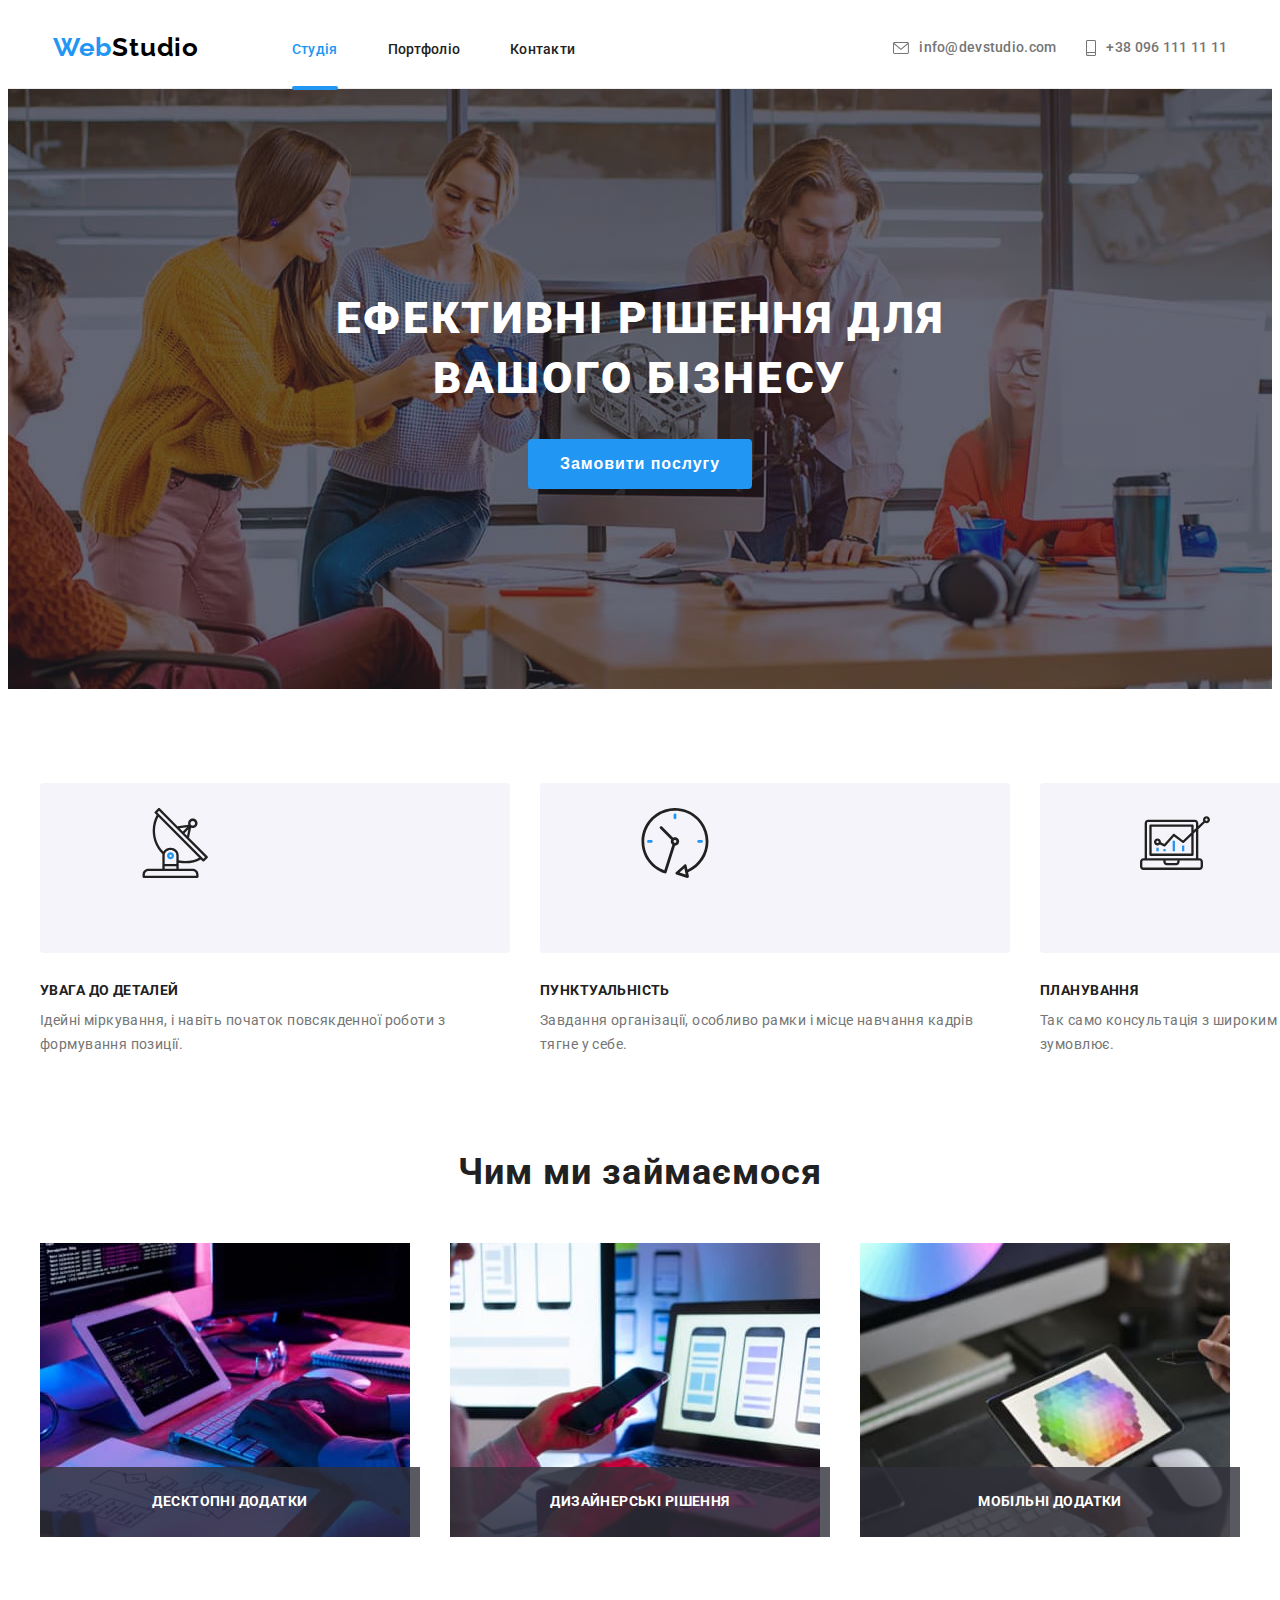
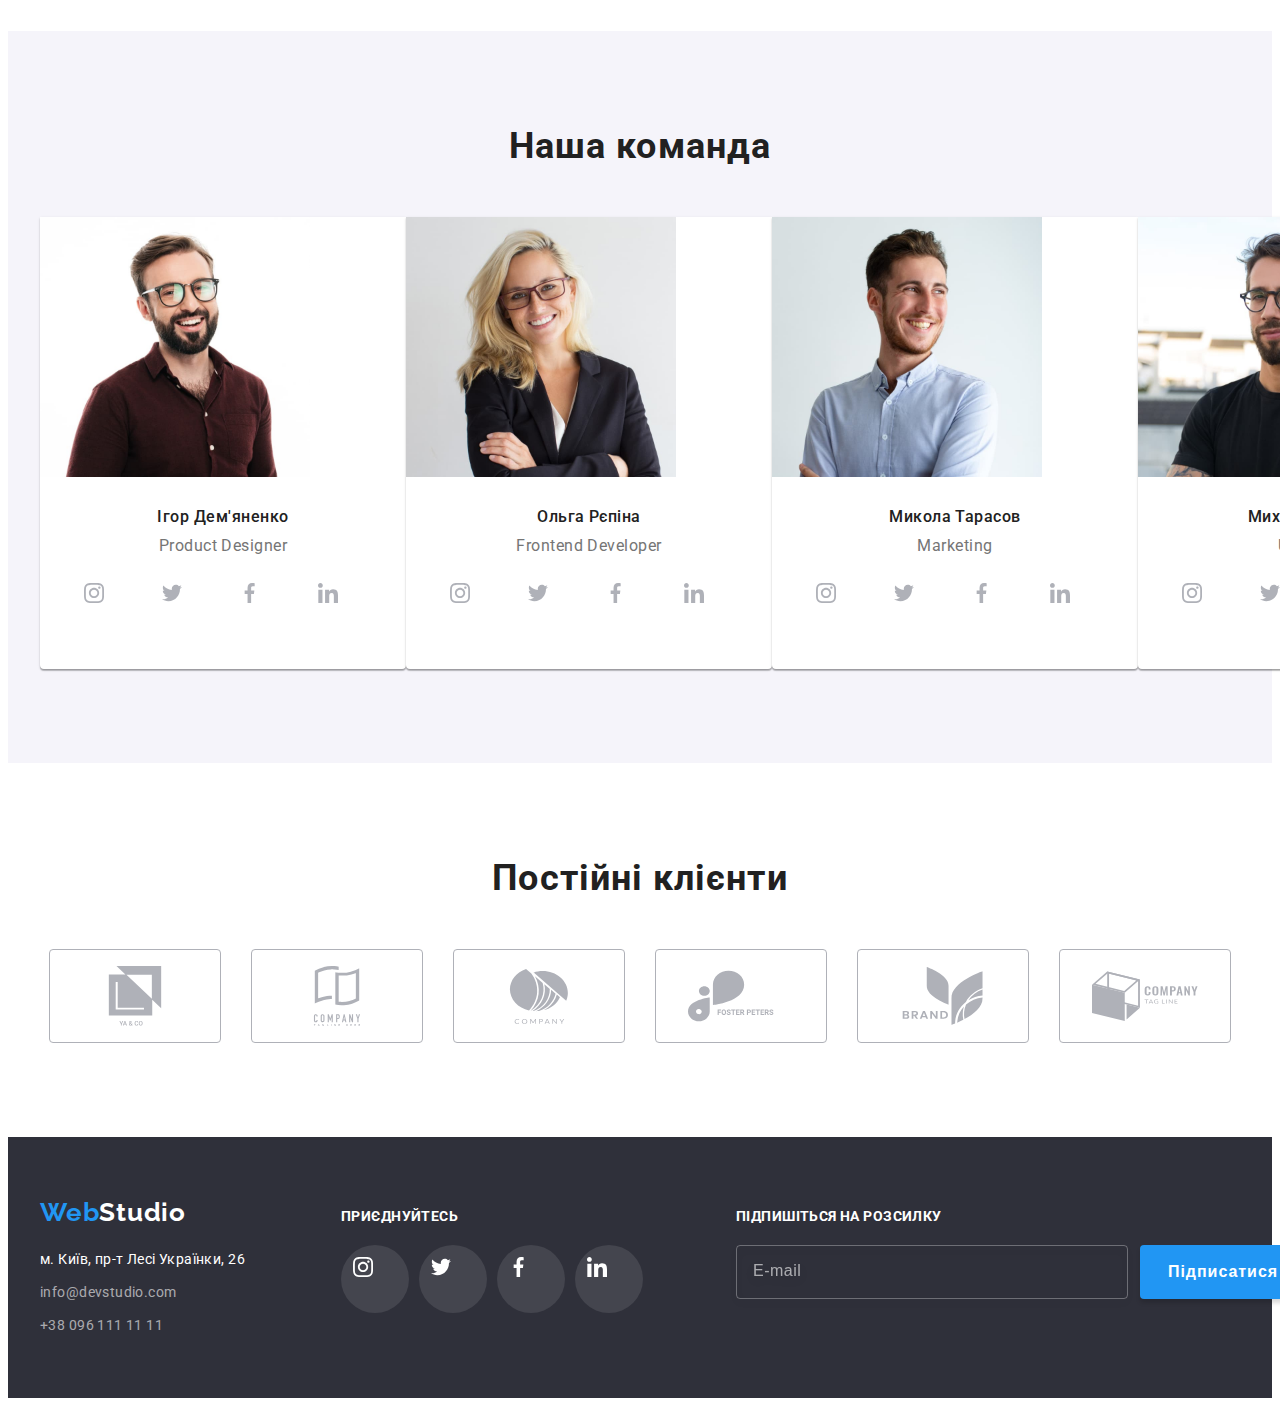
<file: index.html>
<!DOCTYPE html>
<html lang="uk">
  <head>
    <meta charset="UTF-8" />
    <meta http-equiv="X-UA-Compatible" content="IE=edge" />
    <meta name="viewport" content="width=device-width, initial-scale=1.0" />
    <title>WebStudio</title>
    <link rel="preconnect" href="https://fonts.googleapis.com" />
    <link rel="preconnect" href="https://fonts.gstatic.com" crossorigin />
    <link
      href="https://fonts.googleapis.com/css2?family=Raleway:wght@700&family=Roboto:wght@400;500;700;900&display=swap"
      rel="stylesheet"
    />
    <link
      rel="stylesheet"
      href="https://cdnjs.cloudflare.com/ajax/libs/modern-normalize/1.1.0/modern-normalize.min.css"
      integrity="sha512-wpPYUAdjBVSE4KJnH1VR1HeZfpl1ub8YT/NKx4PuQ5NmX2tKuGu6U/JRp5y+Y8XG2tV+wKQpNHVUX03MfMFn9Q=="
      crossorigin="anonymous"
      referrerpolicy="no-referrer"
    />
    <link rel="stylesheet" href="./css/main.min.css" />
  </head>
  <body>
    <!--Header-->
    <header class="header">
      <div class="container header--navigation">
        <nav class="navigation">
          <a class="logo logo--navigation" href="index.html" lang="en"
            ><span class="logo--blue">Web</span>Studio</a
          >
          <ul class="page-menu">
            <li class="page-menu__item">
              <a class="page-menu__link link accent" href=""> Студія </a>
            </li>
            <li class="page-menu__item">
              <a class="page-menu__link link" href="./portfolio.html"
                >Портфоліо</a
              >
            </li>
            <li class="page-menu__item">
              <a class="page-menu__link link" href="">Контакти</a>
            </li>
          </ul>
        </nav>
        <ul class="connect-menu">
          <li class="connect-menu__item">
            <a
              class="connect-menu__link link mail"
              href="mailto:info@devstudio.com"
              ><svg class="connect-menu__icon" width="16" height="12">
                <use href="./img/icons.svg#icon-envelope"></use>
              </svg>

              info@devstudio.com</a
            >
          </li>
          <li class="connect-menu__item">
            <a class="connect-menu__link link" href="tel:+380961111111"
              ><svg class="connect-menu__icon" width="10" height="16">
                <use href="./img/icons.svg#icon-smartphone"></use>
              </svg>
              +38 096 111 11 11
            </a>
          </li>
        </ul>
      </div>
    </header>
    <!--Hero-->
    <main>
      <section class="hero">
        <div class="container">
          <h1 class="hero__title">Ефективні рішення для вашого бізнесу</h1>
          <button class="hero__button btn" data-modal-open type="button">
            Замовити послугу
          </button>
        </div>
      </section>
      <!--Feature-->
      <section class="feature">
        <div class="container feature-container">
          <h2 class="visually-hidden">Особливості</h2>
          <ul class="feature-list">
            <li class="feature-list__item">
              <div class="feature-list__icon">
                <svg width="70" height="70">
                  <use href="./img/icons.svg#icon-antenna"></use>
                </svg>
              </div>
              <h3 class="feature-list__title">Увага до деталей</h3>
              <p class="feature-list__text">
                Ідейні міркування, і навіть початок повсякденної роботи з
                формування позиції.
              </p>
            </li>
            <li class="feature-list__item">
              <div class="feature-list__icon">
                <svg width="70" height="70">
                  <use href="./img/icons.svg#icon-clock"></use>
                </svg>
              </div>
              <h3 class="feature-list__title">Пунктуальність</h3>
              <p class="feature-list__text">
                Завдання організації, особливо рамки і місце навчання кадрів
                тягне у себе.
              </p>
            </li>
            <li class="feature-list__item">
              <div class="feature-list__icon">
                <svg width="70" height="70">
                  <use href="./img/icons.svg#icon-diagram"></use>
                </svg>
              </div>
              <h3 class="feature-list__title">Планування</h3>
              <p class="feature-list__text">
                Так само консультація з широким активом значною мірою зумовлює.
              </p>
            </li>
            <li class="feature-list__item">
              <div class="feature-list__icon">
                <svg width="70" height="70">
                  <use href="./img/icons.svg#icon-astronaut"></use>
                </svg>
              </div>
              <h3 class="feature-list__title">Сучасні технології</h3>
              <p class="feature-list__text">
                Значимість цих проблем настільки очевидна, що реалізація
                планових завдань.
              </p>
            </li>
          </ul>
        </div>
      </section>
      <!--Projects-->
      <section class="projects">
        <div class="container">
          <h2 class="projects__title title">Чим ми займаємося</h2>
          <ul class="projects-list">
            <li class="projects-list__item">
              <img src="./img/notebook.jpg" alt="Ноутбук" width="370" />
              <p class="projects-list__text">Десктопні додатки</p>
            </li>
            <li class="projects-list__item">
              <img
                src="./img/mobilephone.jpg"
                alt="Мобільний телефон"
                width="370"
              />
              <p class="projects-list__text">Дизайнерські рішення</p>
            </li>
            <li class="projects-list__item">
              <img src="./img/tablet.jpg" alt="Планшет" width="370" />
              <p class="projects-list__text">Мобільні додатки</p>
            </li>
          </ul>
        </div>
      </section>
      <!--Team-->
      <section class="team">
        <div class="container">
          <h2 class="team__title title">Наша команда</h2>
          <ul class="team-list">
            <li class="team-list__item">
              <img src="./img/igor.jpg" alt="Ігор Дем'яненко" width="270" />
              <h3 class="team-list__member">Ігор Дем'яненко</h3>
              <p class="team-list__text" lang="en">Product Designer</p>
              <ul class="soc-list">
                <li class="soc-list__item">
                  <a href="" class="soc-list__link">
                    <svg class="soc-list__icon" width="20" height="20">
                      <use href="./img/icons.svg#icon-instagram"></use>
                    </svg>
                  </a>
                </li>
                <li class="soc-list__item">
                  <a href="" class="soc-list__link">
                    <svg class="soc-list__icon" width="20" height="20">
                      <use href="./img/icons.svg#icon-twitter"></use>
                    </svg>
                  </a>
                </li>
                <li class="soc-list__item">
                  <a href="" class="soc-list__link">
                    <svg class="soc-list__icon" width="20" height="20">
                      <use href="./img/icons.svg#icon-facebook"></use>
                    </svg>
                  </a>
                </li>
                <li class="soc-list__item">
                  <a href="" class="soc-list__link">
                    <svg class="soc-list__icon" width="20" height="20">
                      <use href="./img/icons.svg#icon-linkedin"></use>
                    </svg>
                  </a>
                </li>
              </ul>
            </li>
            <li class="team-list__item">
              <img src="./img/olga.jpg" alt="Ольга Рєпіна" width="270" />
              <h3 class="team-list__member">Ольга Рєпіна</h3>
              <p class="team-list__text" lang="en">Frontend Developer</p>
              <ul class="soc-list">
                <li class="soc-list__item">
                  <a href="" class="soc-list__link">
                    <svg class="soc-list__icon" width="20" height="20">
                      <use href="./img/icons.svg#icon-instagram"></use>
                    </svg>
                  </a>
                </li>
                <li class="soc-list__item">
                  <a href="" class="soc-list__link">
                    <svg class="soc-list__icon" width="20" height="20">
                      <use href="./img/icons.svg#icon-twitter"></use>
                    </svg>
                  </a>
                </li>
                <li class="soc-list__item">
                  <a href="" class="soc-list__link">
                    <svg class="soc-list__icon" width="20" height="20">
                      <use href="./img/icons.svg#icon-facebook"></use>
                    </svg>
                  </a>
                </li>
                <li class="soc-list__item">
                  <a href="" class="soc-list__link">
                    <svg class="soc-list__icon" width="20" height="20">
                      <use href="./img/icons.svg#icon-linkedin"></use>
                    </svg>
                  </a>
                </li>
              </ul>
            </li>
            <li class="team-list__item">
              <img src="./img/mukola.jpg" alt="Микола Тарасов" width="270" />
              <h3 class="team-list__member">Микола Тарасов</h3>
              <p class="team-list__text" lang="en">Marketing</p>
              <ul class="soc-list">
                <li class="soc-list__item">
                  <a href="" class="soc-list__link">
                    <svg class="soc-list__icon" width="20" height="20">
                      <use href="./img/icons.svg#icon-instagram"></use>
                    </svg>
                  </a>
                </li>
                <li class="soc-list__item">
                  <a href="" class="soc-list__link">
                    <svg class="soc-list__icon" width="20" height="20">
                      <use href="./img/icons.svg#icon-twitter"></use>
                    </svg>
                  </a>
                </li>
                <li class="soc-list__item">
                  <a href="" class="soc-list__link">
                    <svg class="soc-list__icon" width="20" height="20">
                      <use href="./img/icons.svg#icon-facebook"></use>
                    </svg>
                  </a>
                </li>
                <li class="soc-list__item">
                  <a href="" class="soc-list__link">
                    <svg class="soc-list__icon" width="20" height="20">
                      <use href="./img/icons.svg#icon-linkedin"></use>
                    </svg>
                  </a>
                </li>
              </ul>
            </li>
            <li class="team-list__item">
              <img src="./img/muhailo.jpg" alt="Михайло Єрмаков" width="270" />
              <h3 class="team-list__member">Михайло Єрмаков</h3>
              <p class="team-list__text" lang="en">UI Designer</p>
              <ul class="soc-list">
                <li class="soc-list__item">
                  <a href="" class="soc-list__link">
                    <svg class="soc-list__icon" width="20" height="20">
                      <use href="./img/icons.svg#icon-instagram"></use>
                    </svg>
                  </a>
                </li>
                <li class="soc-list__item">
                  <a href="" class="soc-list__link">
                    <svg class="soc-list__icon" width="20" height="20">
                      <use href="./img/icons.svg#icon-twitter"></use>
                    </svg>
                  </a>
                </li>
                <li class="soc-list__item">
                  <a href="" class="soc-list__link">
                    <svg class="soc-list__icon" width="20" height="20">
                      <use href="./img/icons.svg#icon-facebook"></use>
                    </svg>
                  </a>
                </li>
                <li class="soc-list__item">
                  <a href="" class="soc-list__link">
                    <svg class="soc-list__icon" width="20" height="20">
                      <use href="./img/icons.svg#icon-linkedin"></use>
                    </svg>
                  </a>
                </li>
              </ul>
            </li>
          </ul>
        </div>
      </section>
      <!-- Clients -->
      <section class="client">
        <div class="container">
          <h2 class="client__title title">Постійні клієнти</h2>
          <ul class="client-list">
            <li class="client-list__item">
              <a href="" class="client-list__link">
                <svg class="client-list__icon" width="106" height="60">
                  <use href="./img/icons.svg#icon-group-6"></use>
                </svg>
              </a>
            </li>
            <li class="client-list__item">
              <a href="" class="client-list__link">
                <svg class="client-list__icon" width="106" height="60">
                  <use href="./img/icons.svg#icon-group-1"></use>
                </svg>
              </a>
            </li>
            <li class="client-list__item">
              <a href="" class="client-list__link">
                <svg class="client-list__icon" width="106" height="60">
                  <use href="./img/icons.svg#icon-group-2"></use>
                </svg>
              </a>
            </li>
            <li class="client-list__item">
              <a href="" class="client-list__link">
                <svg class="client-list__icon" width="106" height="60">
                  <use href="./img/icons.svg#icon-group-4"></use>
                </svg>
              </a>
            </li>
            <li class="client-list__item">
              <a href="" class="client-list__link">
                <svg class="client-list__icon" width="106" height="60">
                  <use href="./img/icons.svg#icon-group-3"></use>
                </svg>
              </a>
            </li>
            <li class="client-list__item">
              <a href="" class="client-list__link">
                <svg class="client-list__icon" width="106" height="60">
                  <use href="./img/icons.svg#icon-group-5"></use>
                </svg>
              </a>
            </li>
          </ul>
        </div>
      </section>
    </main>
    <!--Footer-->
    <footer class="footer">
      <div class="container footer-container">
        <div class="address">
          <a class="logo logo--footer" href="./index.html" lang="en"
            ><span class="logo--blue">Web</span>Studio</a
          >
          <address class="footer-address">
            <a
              class="footer-link map"
              href="https://goo.gl/maps/HF2iq81nu9bGhw1s8"
              target="_blank"
              >м. Київ, пр-т Лесі Українки, 26</a
            >
            <a class="footer-link clarity mail" href="mailto:info@devstudio.com"
              >info@devstudio.com</a
            >

            <a class="footer-link clarity" href="tel:+380961111111"
              >+38 096 111 11 11</a
            >
          </address>
        </div>

        <div class="join">
          <p class="join-title">приєднуйтесь</p>
          <ul class="join-list">
            <li class="join-link">
              <a href="#" class="join-item">
                <svg class="join-icon" width="20" height="20">
                  <use href="./img/icons.svg#icon-instagram"></use>
                </svg>
              </a>
            </li>
            <li class="join-link">
              <a href="" class="join-item">
                <svg class="join-icon" width="20" height="20">
                  <use href="./img/icons.svg#icon-twitter"></use>
                </svg>
              </a>
            </li>
            <li class="join-link">
              <a href="" class="join-item">
                <svg class="join-icon" width="20" height="20">
                  <use href="./img/icons.svg#icon-facebook"></use>
                </svg>
              </a>
            </li>
            <li class="join-link">
              <a href="" class="join-item">
                <svg class="join-icon" width="20" height="20">
                  <use href="./img/icons.svg#icon-linkedin"></use>
                </svg>
              </a>
            </li>
          </ul>
        </div>
        <div class="subscribe">
          <p class="subscribe-text">Підпишіться на розсилку</p>
          <form name="subscribe" class="subscribe-form">
            <label class="subscribe-label">
              <input
                type="email"
                id="subscribe-email"
                name="subscribe-email"
                class="subscribe-input"
                placeholder="E-mail"
              />
            </label>

            <button type="submit" class="subscribe-button btn">
              Підписатися
              <svg class="subscribe-svg" width="24" height="24">
                <use
                  href="./img/icons.svg#icon-send"
                  class="subscribe-icon"
                ></use>
              </svg>
            </button>
          </form>
        </div>
      </div>
    </footer>
    <div data-modal class="backdrop is-hidden">
      <div class="modal">
        <button type="button" data-modal-close class="modal-btn">
          <svg width="18" height="18" class="button-svg">
            <use href="./img/icons.svg#icon-close-black"></use>
          </svg>
        </button>

        <form name="signup_form" class="modal-form">
          <p class="modal-text">Залиште свої дані, ми вам передзвонимо</p>

          <div class="form-field">
            <label for="user_name" class="form-label">Ім'я</label>
            <div class="form-input-icon">
              <input
                class="form-input"
                type="text"
                name="user-name"
                id="user_name"
              />
              <svg class="icon-form" width="18" height="18">
                <use href="./img/icons.svg#icon-person-black"></use>
              </svg>
            </div>
          </div>

          <div class="form-field">
            <label for="user_tel" class="form-label">Телефон</label>
            <div class="form-input-icon">
              <input
                class="form-input"
                type="tel"
                name="user-tel"
                id="user_tel"
              />
              <svg class="icon-form" width="18" height="18">
                <use href="./img/icons.svg#icon-phone-black"></use>
              </svg>
            </div>
          </div>

          <div class="form-field">
            <label for="user_email" class="form-label">Пошта</label>
            <div class="form-input-icon">
              <input
                class="form-input"
                type="email"
                name="user-email"
                id="user_email"
              />
              <svg class="icon-form" width="18" height="18">
                <use href="./img/icons.svg#icon-email-black"></use>
              </svg>
            </div>
          </div>

          <div class="form-field textarea-field">
            <label for="comment" class="form-label">Коментар</label>
            <textarea
              class="form-textarea form-input"
              name="comment"
              id="comment"
              rows="10"
              cols="20"
              placeholder="Введіть текст"
            ></textarea>
          </div>

          <div class="privacy">
            <input
              type="checkbox"
              name="consent"
              value="true"
              id="privacy"
              class="privacy-input visually-hidden"
            />
            <label class="privacy-label" for="privacy">
              <span class="check">
                <svg class="check-icon" width="11" height="8">
                  <use href="./img/icons.svg#icon-check"></use></svg
              ></span>
              Погоджуюся з розсилкою та приймаю
              <a href="#" class="privacy-link">Умови договору</a>
            </label>
          </div>
          <button class="form-button" type="submit">Відправити</button>
        </form>
      </div>
    </div>
    <script src="./js/modal.js"></script>
  </body>
</html>
</file>
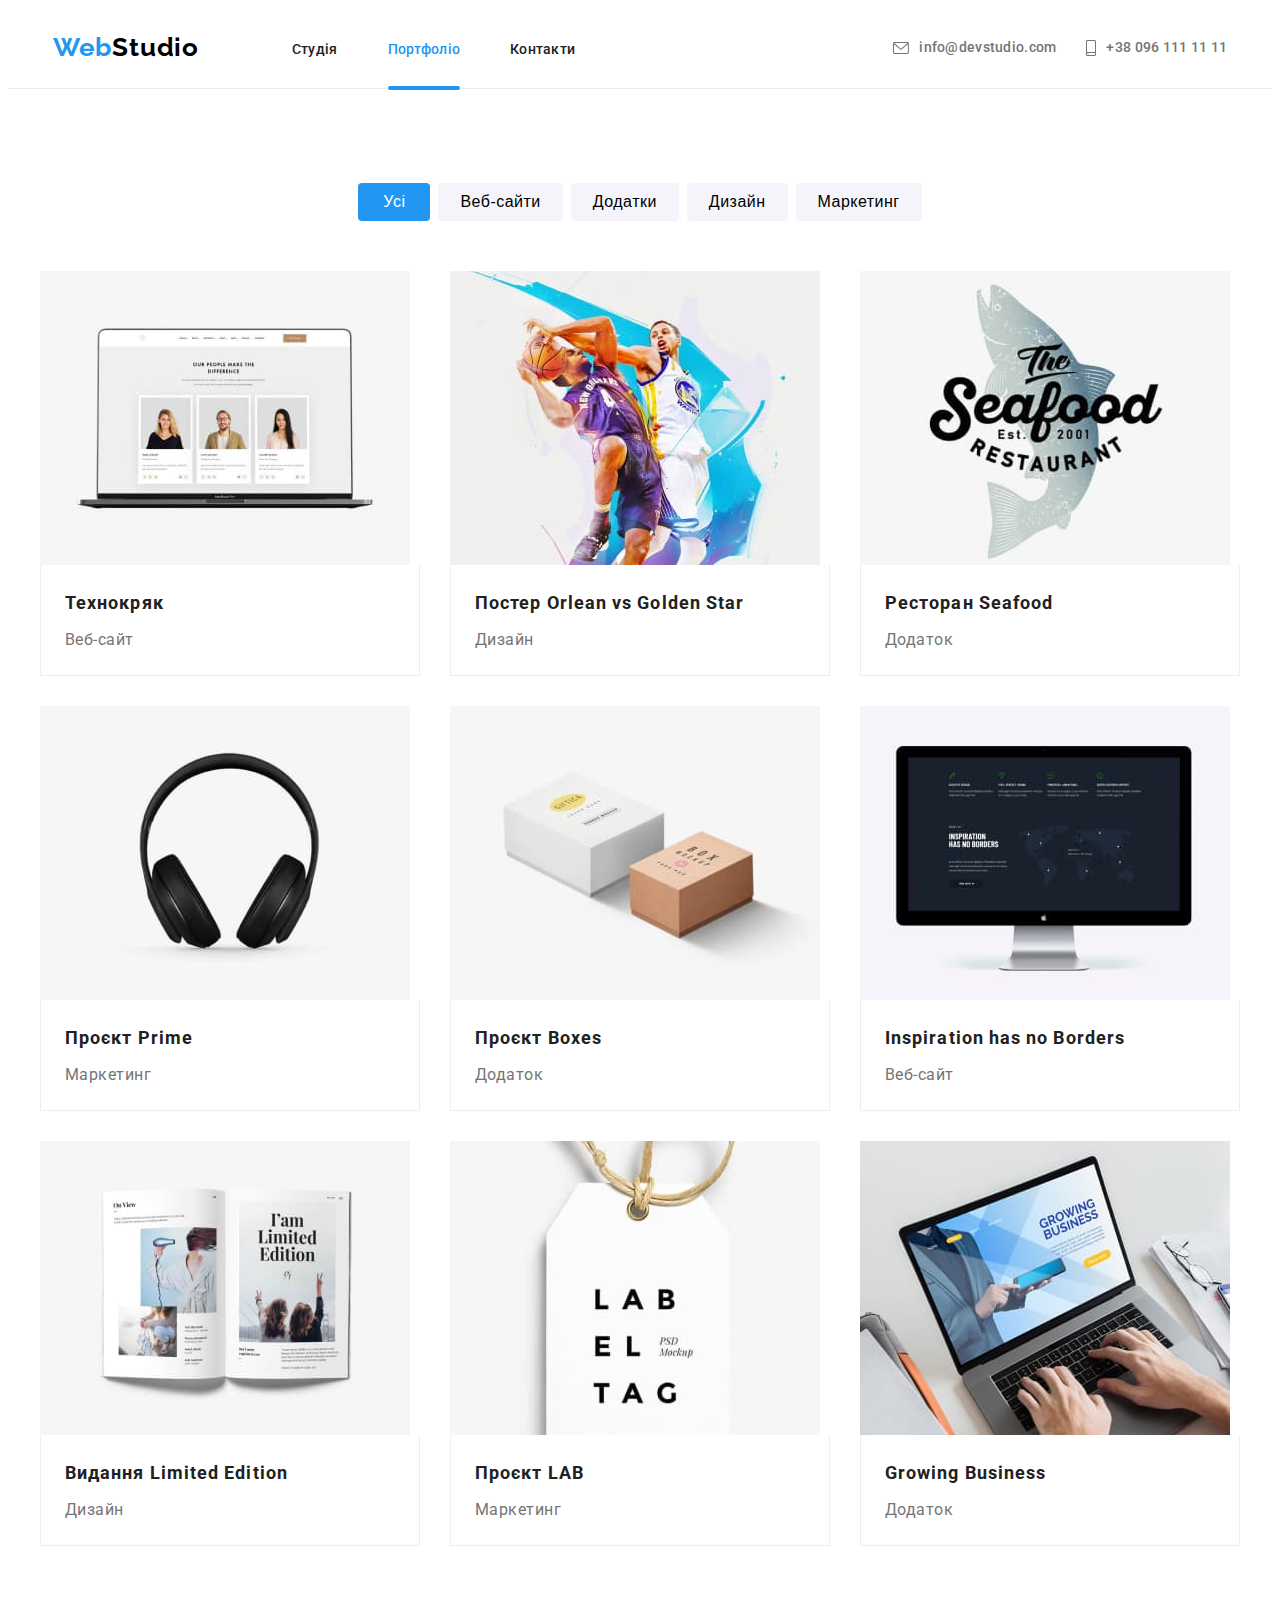
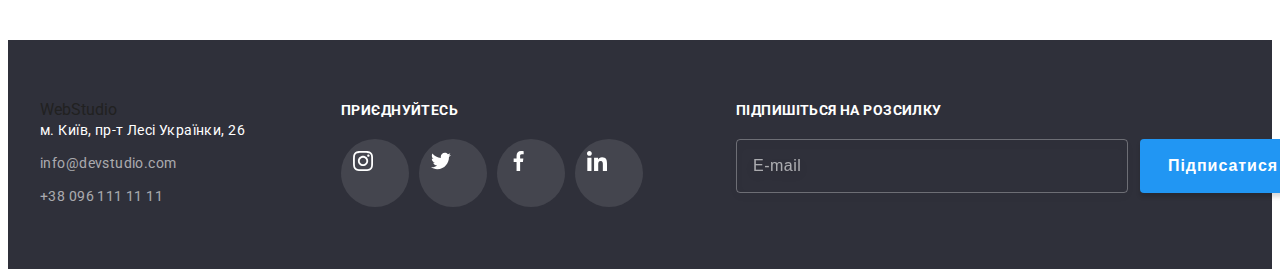
<file: portfolio.html>
<!DOCTYPE html>
<html lang="uk">
  <head>
    <meta charset="UTF-8" />
    <meta http-equiv="X-UA-Compatible" content="IE=edge" />
    <meta name="viewport" content="width=device-width, initial-scale=1.0" />
    <title>Portfolio</title>
    <link rel="preconnect" href="https://fonts.googleapis.com" />
    <link rel="preconnect" href="https://fonts.gstatic.com" crossorigin />
    <link
      href="https://fonts.googleapis.com/css2?family=Raleway:wght@700&family=Roboto:wght@400;500;700;900&display=swap"
      rel="stylesheet"
    />
    <link
      rel="stylesheet"
      href="https://cdnjs.cloudflare.com/ajax/libs/modern-normalize/1.1.0/modern-normalize.min.css"
      integrity="sha512-wpPYUAdjBVSE4KJnH1VR1HeZfpl1ub8YT/NKx4PuQ5NmX2tKuGu6U/JRp5y+Y8XG2tV+wKQpNHVUX03MfMFn9Q=="
      crossorigin="anonymous"
      referrerpolicy="no-referrer"
    />
    <link rel="stylesheet" href="./css/main.min.css" />
  </head>
  <body>
    <!--Header-->
    <header class="header">
      <div class="container header--navigation">
        <nav class="navigation">
          <a class="logo logo--navigation" href="index.html"
            ><span class="logo--blue">Web</span>Studio</a
          >
          <ul class="page-menu">
            <li class="page-menu__item">
              <a class="page-menu__link link" href="./index.html">Студія</a>
            </li>
            <li class="page-menu__item">
              <a class="page-menu__link link accent" href="./portfolio.html"
                >Портфоліо</a
              >
            </li>
            <li class="page-menu__item">
              <a class="page-menu__link link" href="">Контакти</a>
            </li>
          </ul>
        </nav>
        <ul class="connect-menu">
          <li class="connect-menu__item">
            <a
              class="connect-menu__link link mail"
              href="mailto:info@devstudio.com"
              ><svg class="connect-menu__icon" width="16" height="12">
                <use href="./img/icons.svg#icon-envelope"></use>
              </svg>

              info@devstudio.com</a
            >
          </li>
          <li class="connect-menu__item">
            <a class="connect-menu__link link" href="tel:+380961111111"
              ><svg class="connect-menu__icon" width="10" height="16">
                <use href="./img/icons.svg#icon-smartphone"></use>
              </svg>
              +38 096 111 11 11</a
            >
          </li>
        </ul>
      </div>
    </header>
    <!--Alinement-->
    <main>
      <section class="portfolio">
        <div class="container button">
          <h1 class="visually-hidden">Портфоліо</h1>
          <ul class="button-list">
            <li class="btn-item">
              <button class="portfolio-btn fbtn" type="button">Усі</button>
            </li>
            <li class="btn-item">
              <button class="portfolio-btn" type="button">Веб-сайти</button>
            </li>
            <li class="btn-item">
              <button class="portfolio-btn" type="button">Додатки</button>
            </li>
            <li class="btn-item">
              <button class="portfolio-btn" type="button">Дизайн</button>
            </li>
            <li class="btn-item">
              <button class="portfolio-btn" type="button">Маркетинг</button>
            </li>
          </ul>
        </div>
        <div class="container">
          <ul class="portfolio-list">
            <li class="portfolio-item">
              <a class="portfolio-link" href="">
                <div class="overlay">
                  <img
                    src="./img/tehno.jpg"
                    alt="макет веб-сайта"
                    width="370"
                  />
                  <p class="overlay-text">
                    Ресурс пропонує комплексні пропозиції з різним рівнем
                    функціоналу та сервісів. Все це дозволить відвідувачу
                    отримати вичерпні відомості про компанію чи приватну особу.
                  </p>
                </div>
                <div class="link-text">
                  <h2 class="portfolio-title">Технокряк</h2>
                  <p class="portfolio-text">Веб-сайт</p>
                </div>
              </a>
            </li>

            <li class="portfolio-item">
              <a class="portfolio-link" href="">
                <div class="overlay">
                  <img
                    src="./img/poster.jpg"
                    alt="два баскетболісти"
                    width="370"
                  />
                  <p class="overlay-text">
                    Ресурс пропонує комплексні пропозиції з різним рівнем
                    функціоналу та сервісів. Все це дозволить відвідувачу
                    отримати вичерпні відомості про компанію чи приватну особу.
                  </p>
                </div>
                <div class="link-text">
                  <h2 class="portfolio-title">Постер Orlean vs Golden Star</h2>
                  <p class="portfolio-text">Дизайн</p>
                </div>
              </a>
            </li>
            <li class="portfolio-item">
              <a class="portfolio-link" href="">
                <div class="overlay">
                  <img
                    src="./img/seafood.jpg"
                    alt="логотип ресторана"
                    width="370"
                  />
                  <p class="overlay-text">
                    Ресурс пропонує комплексні пропозиції з різним рівнем
                    функціоналу та сервісів. Все це дозволить відвідувачу
                    отримати вичерпні відомості про компанію чи приватну особу.
                  </p>
                </div>
                <div class="link-text">
                  <h2 class="portfolio-title">Ресторан Seafood</h2>
                  <p class="portfolio-text">Додаток</p>
                </div>
              </a>
            </li>
            <li class="portfolio-item">
              <a class="portfolio-link" href="">
                <div class="overlay">
                  <img
                    src="./img/project-prime.jpg"
                    alt="навушники"
                    width="370"
                  />
                  <p class="overlay-text">
                    Ресурс пропонує комплексні пропозиції з різним рівнем
                    функціоналу та сервісів. Все це дозволить відвідувачу
                    отримати вичерпні відомості про компанію чи приватну особу.
                  </p>
                </div>
                <div class="link-text">
                  <h2 class="portfolio-title">Проєкт Prime</h2>
                  <p class="portfolio-text">Маркетинг</p>
                </div>
              </a>
            </li>
            <li class="portfolio-item">
              <a class="portfolio-link" href="">
                <div class="overlay">
                  <img
                    src="./img/project-boxes.jpg"
                    alt="велика і маленька коробка"
                    width="370"
                  />
                  <p class="overlay-text">
                    Ресурс пропонує комплексні пропозиції з різним рівнем
                    функціоналу та сервісів. Все це дозволить відвідувачу
                    отримати вичерпні відомості про компанію чи приватну особу.
                  </p>
                </div>
                <div class="link-text">
                  <h2 class="portfolio-title">Проєкт Boxes</h2>
                  <p class="portfolio-text">Додаток</p>
                </div>
              </a>
            </li>
            <li class="portfolio-item">
              <a class="portfolio-link" href="">
                <div class="overlay">
                  <img
                    src="./img/inspiration.jpg"
                    alt="макет веб-сайта"
                    width="370"
                  />
                  <p class="overlay-text">
                    Ресурс пропонує комплексні пропозиції з різним рівнем
                    функціоналу та сервісів. Все це дозволить відвідувачу
                    отримати вичерпні відомості про компанію чи приватну особу.
                  </p>
                </div>
                <div class="link-text">
                  <h2 class="portfolio-title">Inspiration has no Borders</h2>
                  <p class="portfolio-text">Веб-сайт</p>
                </div>
              </a>
            </li>
            <li class="portfolio-item">
              <a class="portfolio-link" href="">
                <div class="overlay">
                  <img
                    src="./img/limited-edition.jpg"
                    alt="розгорнутий журнал"
                    width="370"
                  />
                  <p class="overlay-text">
                    Ресурс пропонує комплексні пропозиції з різним рівнем
                    функціоналу та сервісів. Все це дозволить відвідувачу
                    отримати вичерпні відомості про компанію чи приватну особу.
                  </p>
                </div>
                <div class="link-text">
                  <h2 class="portfolio-title">Видання Limited Edition</h2>
                  <p class="portfolio-text">Дизайн</p>
                </div>
              </a>
            </li>
            <li class="portfolio-item">
              <a class="portfolio-link" href="">
                <div class="overlay">
                  <img src="./img/project-lab.jpg" alt="бирка" width="370" />
                  <p class="overlay-text">
                    Ресурс пропонує комплексні пропозиції з різним рівнем
                    функціоналу та сервісів. Все це дозволить відвідувачу
                    отримати вичерпні відомості про компанію чи приватну особу.
                  </p>
                </div>
                <div class="link-text">
                  <h2 class="portfolio-title">Проєкт LAB</h2>
                  <p class="portfolio-text">Маркетинг</p>
                </div>
              </a>
            </li>
            <li class="portfolio-item">
              <a class="portfolio-link" href="">
                <div class="overlay">
                  <img
                    src="./img/growing-business.jpg"
                    alt="Ноутбук"
                    width="370"
                  />
                  <p class="overlay-text">
                    Ресурс пропонує комплексні пропозиції з різним рівнем
                    функціоналу та сервісів. Все це дозволить відвідувачу
                    отримати вичерпні відомості про компанію чи приватну особу.
                  </p>
                </div>
                <div class="link-text">
                  <h2 class="portfolio-title">Growing Business</h2>
                  <p class="portfolio-text">Додаток</p>
                </div>
              </a>
            </li>
          </ul>
        </div>
      </section>
    </main>
    <!--Footer-->
    <footer class="footer">
      <div class="container footer-container">
        <div class="address">
          <a class="footer-logo" href="./index.html" lang="en"
            ><span class="">Web</span>Studio</a
          >
          <address class="footer-address">
            <a
              class="footer-link map"
              href="https://goo.gl/maps/HF2iq81nu9bGhw1s8"
              target="_blank"
              >м. Київ, пр-т Лесі Українки, 26</a
            >
            <a class="footer-link clarity mail" href="mailto:info@devstudio.com"
              >info@devstudio.com</a
            >
            <a class="footer-link clarity" href="tel:+380961111111"
              >+38 096 111 11 11</a
            >
          </address>
        </div>

        <div class="join">
          <h2 class="join-title">приєднуйтесь</h2>
          <ul class="join-list">
            <li class="join-link">
              <a href="#" class="join-item">
                <svg class="join-icon" width="20" height="20">
                  <use href="./img/icons.svg#icon-instagram"></use>
                </svg>
              </a>
            </li>
            <li class="join-link">
              <a href="" class="join-item">
                <svg class="join-icon" width="20" height="20">
                  <use href="./img/icons.svg#icon-twitter"></use>
                </svg>
              </a>
            </li>
            <li class="join-link">
              <a href="" class="join-item">
                <svg class="join-icon" width="20" height="20">
                  <use href="./img/icons.svg#icon-facebook"></use>
                </svg>
              </a>
            </li>
            <li class="join-link">
              <a href="" class="join-item">
                <svg class="join-icon" width="20" height="20">
                  <use href="./img/icons.svg#icon-linkedin"></use>
                </svg>
              </a>
            </li>
          </ul>
        </div>
        <div class="subscribe">
          <p class="subscribe-text">Підпишіться на розсилку</p>
          <form name="subscribe" class="subscribe-form">
            <label class="subscribe-label">
              <input
                type="email"
                id="subscribe-email"
                name="subscribe-email"
                class="subscribe-input"
                placeholder="E-mail"
              />
            </label>

            <button type="submit" class="subscribe-button btn">
              Підписатися
              <svg class="subscribe-svg" width="24" height="24">
                <use
                  href="./img/icons.svg#icon-send"
                  class="subscribe-icon"
                ></use>
              </svg>
            </button>
          </form>
        </div>
      </div>
    </footer>
  </body>
</html>
</file>
<file: css/main.min.css>
body{font-family:"Roboto",sans-serif;background-color:var(--backcolor-white);color:var(--color-title)}.container{width:1200px;padding:0px 15px;margin:0px auto}p,h1,h2,h3,h4,h5,h6{margin:0px}ul,ol{margin:0px;padding-left:0px;list-style:none}a{color:currentColor;text-decoration:none}img{display:block;height:auto;max-width:100%}.logo{font-family:"Raleway",sans-serif;font-weight:700;font-size:26px;line-height:1.19;letter-spacing:.03em;text-decoration:none}.logo--blue{color:var(--color-accent)}.btn{font-weight:700;font-size:16px;line-height:1.88;align-items:center;text-align:center;letter-spacing:.06em;color:var(--text-white);background:var(--color-accent);border:rgba(0,0,0,0);border-radius:4px;cursor:pointer;transition:var(--transition-background-color)}.btn:hover,.btn:focus{background-color:var(--color-button)}.title{font-weight:700;font-size:36px;line-height:1.17;text-align:center;letter-spacing:.03em;color:var(--color-title)}.header--navigation{display:flex;align-items:center;justify-content:center}.header{border-bottom:1px solid #ececec}.navigation{display:flex;align-items:center}.logo--navigation{margin-right:93px;padding-top:24px;padding-bottom:25px;color:var(--logo-header)}.page-menu{display:flex;margin-right:318px;gap:50px}.connect-menu{display:flex;gap:30px}.link{padding-top:32px;padding-bottom:32px;font-weight:500;font-size:14px;line-height:1.14;letter-spacing:.02em;transition:var(--transition-color)}.link:hover,.link:focus{color:var(--color-accent)}.page-menu .page-menu__link.accent{color:var(--color-accent)}.page-menu__link{color:var(--color-title);position:relative}.accent::after{content:"";position:absolute;bottom:-1px;left:0;height:4px;width:100%;background-color:var(--color-accent);border-radius:2px;overflow:hidden}.connect-menu__item .mail{margin-bottom:0px}.connect-menu__link{display:flex;align-items:center;justify-content:center;margin-bottom:0px;color:var(--color-text)}.connect-menu__link>.connect-menu__icon{margin-right:10px;fill:currentColor}.hero{padding:200px 0px;background-color:var(--backcolor-grey);background-image:linear-gradient(to right, rgba(47, 48, 58, 0.4), rgba(47, 48, 58, 0.4)),url(../img/baclground.jpg);background-repeat:no-repeat;max-width:1600px;max-height:600px;margin:0 auto;text-align:center;background-position:center;background-size:cover}.hero__title{max-width:696px;font-weight:900;font-size:44px;line-height:1.36;letter-spacing:.06em;text-transform:uppercase;color:var(--text-white);margin-bottom:30px;margin:0px auto 30px auto}.hero__button{display:inline-block;padding:10px 32px;border-radius:4px;min-width:216px}.feature{padding-top:94px;padding-bottom:94px}.feature-list{display:flex;gap:30px}.feature-list__item{flex-basis:calc(100% - 22.5px)}.feature-list__icon{display:flex;padding:25px 100px;width:270px;height:120px;background-color:#f5f4fa;border-radius:4px;margin-bottom:30px}.feature-list__title{font-weight:700;font-size:14px;line-height:1.14;letter-spacing:.03em;text-transform:uppercase;margin-bottom:10px}.feature-list__text{font-size:14px;line-height:1.71;letter-spacing:.03em;color:var(--color-text)}.projects__title{margin-bottom:50px}.projects{padding-bottom:94px}.projects-list{display:flex;gap:30px}.projects-list__item{position:relative;flex-basis:calc(100% - 20px)}.projects-list__text{position:absolute;display:flex;align-items:center;justify-content:center;bottom:0;left:0;background-color:rgba(47,48,58,.8);width:100%;height:70px;font-weight:700;font-size:14px;line-height:1.14;text-align:center;letter-spacing:.03em;text-transform:uppercase;color:var(--text-white)}.team{background-color:var(--back-color);padding-top:94px;padding-bottom:94px}.team__title{margin-bottom:50px}.team-list{display:flex;justify-content:space-between}.team-list__item{flex-basis:calc(25% - 30px);background-color:var(--backcolor-white);border-radius:0px 0px 4px 4px;box-shadow:0px 1px 3px rgba(0,0,0,.12),0px 1px 1px rgba(0,0,0,.14),0px 2px 1px rgba(0,0,0,.2)}.team-list__member{margin-bottom:10px;padding-top:30px;font-weight:500;font-size:16px;line-height:1.19;text-align:center;letter-spacing:.03em;color:var(--color-title)}.team-list__text{margin-bottom:16px;font-size:16px;line-height:1.19;text-align:center;letter-spacing:.03em;color:var(--color-text)}.soc-list{display:flex;align-items:center;justify-content:center;gap:10px;padding-left:32px;padding-right:32px;padding-bottom:30px}.soc-list__link{display:block;width:44px;height:44px;padding:12px;border-radius:50%;transition:var(--transition-background-color),var(--transition-color),border-radius 250ms cubic-bezier(0.4, 0, 0.2, 1)}.soc-list__link:hover,.soc-list__link:focus{border-radius:50%;background-color:var(--color-accent)}.soc-list__item .soc-list__icon{fill:var(--color-icon)}.soc-list__link:focus .soc-list__icon,.soc-list__link:hover .soc-list__icon{fill:var(--text-white)}.client{padding-top:94px;padding-bottom:94px}.client__title{margin-bottom:50px}.client-list{display:flex;gap:30px;justify-content:center}.client-list__link{display:flex;justify-content:center;align-items:center;border:1px solid var(--color-icon);border-radius:4px;width:170px;height:92px;transition:var(--transition-color),border 250ms cubic-bezier(0.4, 0, 0.2, 1)}.client-list__link:hover,.client-list__link:focus{fill:var(--color-accent);border:1px solid var(--color-accent)}.client-list__link{fill:var(--color-icon)}.client-list__icon:hover .client-list__link,.client-list__icon:focus .client-list__link{fill:var(--color-accent)}.footer{background-color:var(--backcolor-grey);padding-top:60px;padding-bottom:60px;margin:0 auto}.logo--footer{display:inline-block;margin-bottom:20px;color:var(--text-white)}.footer-link{color:var(--text-white);transition:var(--transition-color)}.clarity{display:block;font-style:normal;font-size:14px;line-height:1.71;letter-spacing:.03em;color:var(--color-clarity)}.clarity:hover,.clarity:focus{color:var(--color-accent)}.mail{margin-bottom:9px}.map{display:block;margin-bottom:9px;font-style:normal;font-size:14px;line-height:1.71;letter-spacing:.03em}.map:hover,.map:focus{color:var(--color-accent)}.footer-address{display:block;width:231px}.footer-container{display:flex;align-items:baseline}.address{flex-direction:column;margin-right:70px}.join{margin-right:93px;display:flex;flex-direction:column}.join-title{margin-bottom:20px;font-weight:700;font-size:14px;line-height:1.14;letter-spacing:.03em;text-transform:uppercase;color:#fff}.join-list{display:flex;gap:10px}.join-link{display:flex;justify-content:center;align-items:center}.join-item{background:rgba(255,255,255,.1);border-radius:50%;width:44px;height:44px;padding:12px;transition:var(--transition-background-color)}.join-item:hover,.join-item:focus{background-color:var(--color-accent)}.join-icon{fill:var(--text-white)}.subscribe{margin-left:auto}.subscribe-form{display:flex}.subscribe-text{margin-bottom:20px;font-weight:700;font-size:14px;line-height:1.14;letter-spacing:.03em;text-transform:uppercase;color:var(--text-white)}.subscribe-input{padding-left:16px;padding-right:16px;margin-right:12px;min-width:358px;height:50px;border:1px solid rgba(255,255,255,.3);filter:drop-shadow(0px 4px 4px rgba(0, 0, 0, 0.15));border-radius:4px;background-color:rgba(0,0,0,0);outline:rgba(0,0,0,0);color:var(--color-clarity)}.subscribe-input::-moz-placeholder{font-size:16px;line-height:1.25;align-items:center;letter-spacing:.03em;color:var(--color-clarity)}.subscribe-input:-ms-input-placeholder{font-size:16px;line-height:1.25;align-items:center;letter-spacing:.03em;color:var(--color-clarity)}.subscribe-input::placeholder{font-size:16px;line-height:1.25;align-items:center;letter-spacing:.03em;color:var(--color-clarity)}.subscribe-button{display:flex;gap:10px;padding:10px 28px 10px 28px;box-shadow:0px 4px 4px rgba(0,0,0,.15)}.subscribe-svg{fill:var(--text-white)}.backdrop{position:fixed;left:0;bottom:0;width:100%;height:100%;background:rgba(0,0,0,.2);opacity:1;transition:opacity 250ms cubic-bezier(0.4, 0, 0.2, 1),visibility 250ms cubic-bezier(0.4, 0, 0.2, 1)}.backdrop.is-hidden{visibility:hidden;opacity:0;pointer-events:none}.backdrop.is-hidden.modal{transform:translate(-50%, -50%) scale(0.8)}.modal{padding:40px 39px 40px 41px;position:absolute;width:528px;background-color:var(--backcolor-white);top:50%;left:50%;transform:translate(-50%, -50%) scale(1)}.modal-btn{position:absolute;display:flex;align-items:center;justify-content:center;width:30px;height:30px;right:8px;top:8px;background-color:var(--backcolor-white);border:1px solid rgba(0,0,0,.1);border-radius:50%;cursor:pointer;outline:rgba(0,0,0,0)}.button-svg{transition:fill 250ms cubic-bezier(0.4, 0, 0.2, 1)}.modal-btn:hover .button-svg,.modal-btn:focus .button-svg{fill:var(--color-accent)}.modal-text{margin-bottom:12px;font-weight:700;font-size:20px;line-height:1.15;text-align:center;letter-spacing:.03em;color:var(--color-title)}.form-field{margin-bottom:10px}.textarea-field{margin-bottom:20px}.form-input{display:block;width:100%;height:40px;border:1px solid rgba(163,105,105,.2);border-radius:4px;padding-left:42px;outline:rgba(0,0,0,0);transition:border 250ms cubic-bezier(0.4, 0, 0.2, 1);cursor:pointer}.form-input:hover,.form-input:focus{border:1px solid var(--color-accent);border-radius:4px}.form-input-icon{position:relative}.icon-form{top:50%;left:12px;position:absolute;display:inline-block;transform:translateY(-50%);transition:fill 250ms cubic-bezier(0.4, 0, 0.2, 1),transform 250ms cubic-bezier(0.4, 0, 0.2, 1)}.form-input:hover+.icon-form,.form-input:focus+.icon-form{fill:var(--color-accent)}.form-textarea{padding:12px 16px;width:100%;height:120px;resize:none;border:1px solid rgba(33,33,33,.2);border-radius:4px}.form-textarea::-moz-placeholder{font-size:12px;line-height:1.17;letter-spacing:.01em;color:var(--color-placeholder)}.form-textarea:-ms-input-placeholder{font-size:12px;line-height:1.17;letter-spacing:.01em;color:var(--color-placeholder)}.form-textarea::placeholder{font-size:12px;line-height:1.17;letter-spacing:.01em;color:var(--color-placeholder)}.form-label{display:inline-block;margin-bottom:4px;font-size:12px;line-height:1.17;letter-spacing:.01em;color:var(--color-text)}.privacy{margin-bottom:30px}.privacy-label{font-size:14px;line-height:1.71;letter-spacing:.03em;display:flex;align-items:center;justify-content:space-evenly;color:var(--color-text);cursor:pointer}.check{position:relative;display:inline-block;width:16px;height:15px;border:2px solid var(--color-title);border-radius:2px;transition:background-color 250ms cubic-bezier(0.4, 0, 0.2, 1)}.privacy-input:focus+.privacy-label span{border:2px solid var(--color-title)}.check-icon{fill:var(--text-white);position:absolute;top:50%;left:2px;transform:translateY(-50%)}.privacy-input:checked+.privacy-label .check{border:rgba(0,0,0,0);background-color:var(--color-accent)}.privacy-input:checked+.privacy-label .check-icon{left:3px}.privacy-link{font-size:14px;line-height:1.71;letter-spacing:.03em;-webkit-text-decoration-line:underline;text-decoration-line:underline;color:var(--color-accent)}.form-button{margin:0 auto;padding:10px 52px;font-weight:700;font-size:16px;line-height:1.88;display:flex;align-items:center;text-align:center;letter-spacing:.06em;color:var(--text-white);background-color:var(--color-accent);box-shadow:0px 4px 4px rgba(0,0,0,.15);border-radius:4px;border:0px;cursor:pointer;transition:var(--transition-background-color)}.form-button:hover,.form-button:focus{background-color:var(--color-button)}.button>.button-list{display:flex;margin-bottom:50px;gap:8px;justify-content:center}.portfolio{padding-top:94px;padding-bottom:94px}.portfolio-btn{border:0px;padding:6px 22px;border-radius:4px;font-weight:500;font-size:16px;line-height:1.62;text-align:center;letter-spacing:.03em;background-color:var(--back-color);cursor:pointer;transition:var(--transition-background-color),var(--transition-color)}.portfolio-btn:hover,.portfolio-btn:focus{background-color:var(--color-accent);color:var(--text-white)}.btn-item>.fbtn{padding:6px 25px;background-color:var(--color-accent);color:var(--text-white)}.portfolio-list{display:flex;flex-wrap:wrap;gap:30px}.portfolio-item{flex-basis:calc((100% - 60px)/3)}.portfolio-title{font-weight:700;font-size:18px;line-height:2;letter-spacing:.06em;color:var(--color-title);margin-bottom:4px}.portfolio-text{font-size:16px;line-height:1.88;letter-spacing:.03em;color:var(--color-text)}.link-text{border:1px solid #eee;border-top:none;padding:20px 24px}.portfolio-link{display:block;transition:box-shadow 250ms cubic-bezier(0.4, 0, 0.2, 1)}.portfolio-link:hover,.portfolio-link:focus{box-shadow:0px 1px 1px rgba(0,0,0,.12),0px 4px 4px rgba(0,0,0,.06),1px 4px 6px rgba(0,0,0,.16)}.overlay{position:relative;overflow:hidden;justify-content:center;align-items:center}.overlay-text{display:flex;padding-left:24px;padding-right:24px;position:absolute;width:100%;height:100%;bottom:0;left:0;transform:translateY(101%);transition:transform 250ms cubic-bezier(0.4, 0, 0.2, 1);font-size:18px;line-height:1.56;letter-spacing:.03em;color:#fff;background:rgba(33,150,243,.9);align-items:center;justify-content:center}.portfolio-link:hover .overlay-text,.portfolio-link:focus .overlay-text{transform:translateY(0)}.visually-hidden{position:absolute;width:1px;height:1px;margin:-1px;border:0;padding:0;white-space:nowrap;-webkit-clip-path:inset(100%);clip-path:inset(100%);clip:rect(0 0 0 0);overflow:hidden}:root{--color-title: #212121;--color-text: #757575;--backcolor-grey: #2f303a;--color-accent: #2196f3;--text-white: #ffffff;--logo-header: #000000;--back-color: #f5f4fa;--backcolor-white: #ffffff;--color-clarity: rgba(255, 255, 255, 0.6);--color-button: #188ce8;--transition-color: color 250ms cubic-bezier(0.4, 0, 0.2, 1);--transition-background-color: background-color 250ms cubic-bezier(0.4, 0, 0.2, 1);--color-placeholder: rgba(117, 117, 117, 0.5);--color-icon: #afb1b8}/*# sourceMappingURL=main.min.css.map */
</file>
